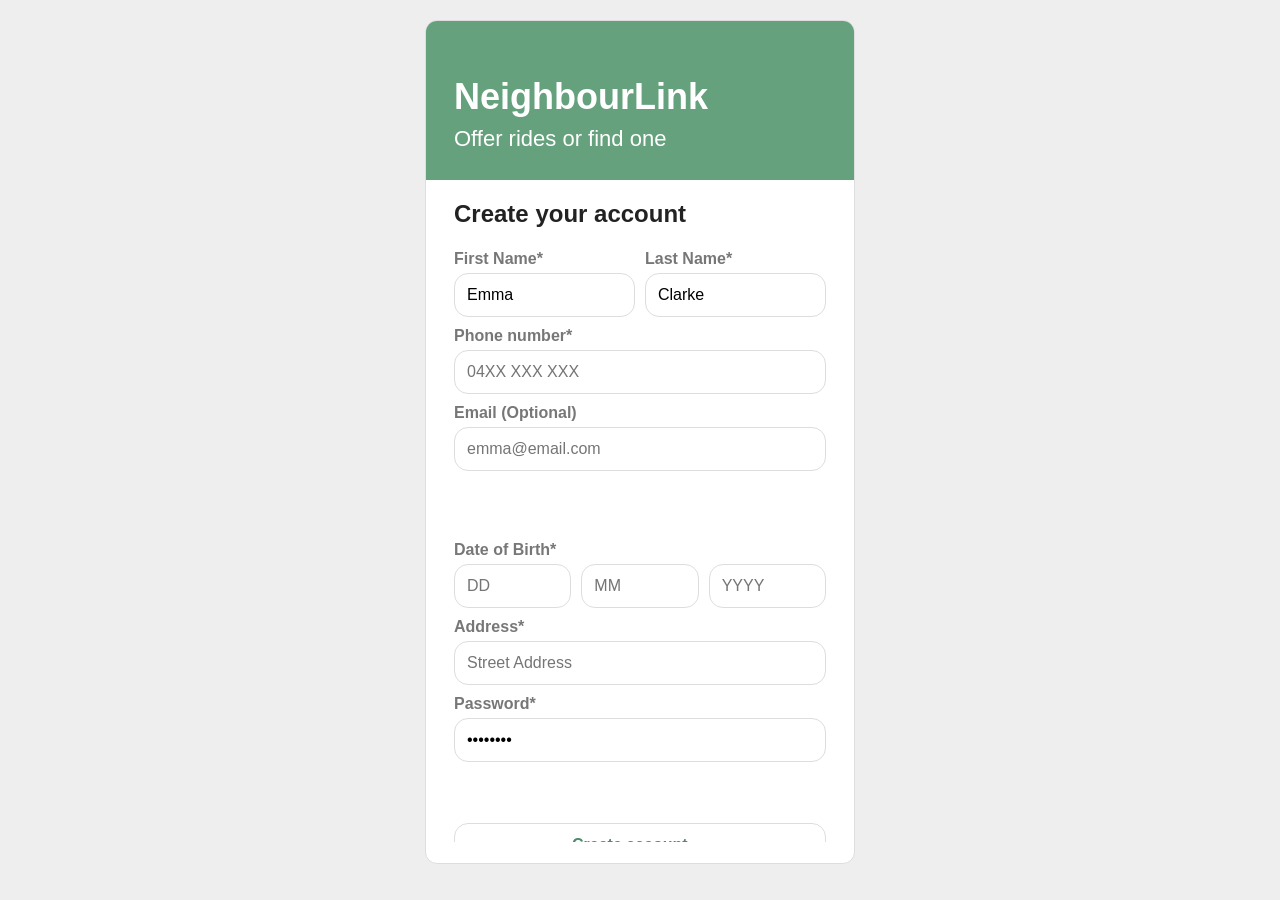
<file: index.html>
<!DOCTYPE html>
<html lang="en">
<head>
  <meta charset="UTF-8">
  <title>NeighbourLink - Create Account</title>
  <link rel="stylesheet" href="style.css">
</head>
<body>

<div class="phone">

  <div class="header">
    <div class="brand">NeighbourLink</div>
    <p>Offer rides or find one</p>
  </div>

  <div class="content">
    <h2>Create your account</h2>

    <div class="row">
      <div>
        <label>First Name*</label>
        <input value="Emma">
      </div>
      <div>
        <label>Last Name*</label>
        <input value="Clarke">
      </div>
    </div>

    <label>Phone number*</label>
    <input placeholder="04XX XXX XXX">

    <label>Email (Optional)</label>
    <input placeholder="emma@email.com">

    <div style="height: 60px;"></div>

    <label>Date of Birth*</label>
    <div class="row">
      <input placeholder="DD">
      <input placeholder="MM">
      <input placeholder="YYYY">
    </div>

    <label>Address*</label>
    <input placeholder="Street Address">

    <label>Password*</label>
    <input type="password" value="password">

    <div style="height: 45px;"></div>

    <a class="button" href="dashboard.html">Create account →</a>

    <p style="text-align:center;">
      Already have an account?
      <a href="dashboard.html" style="color:#65a17d; font-weight:bold;">Log in</a>
    </p>
  </div>

</div>

</body>
</html>
</file>
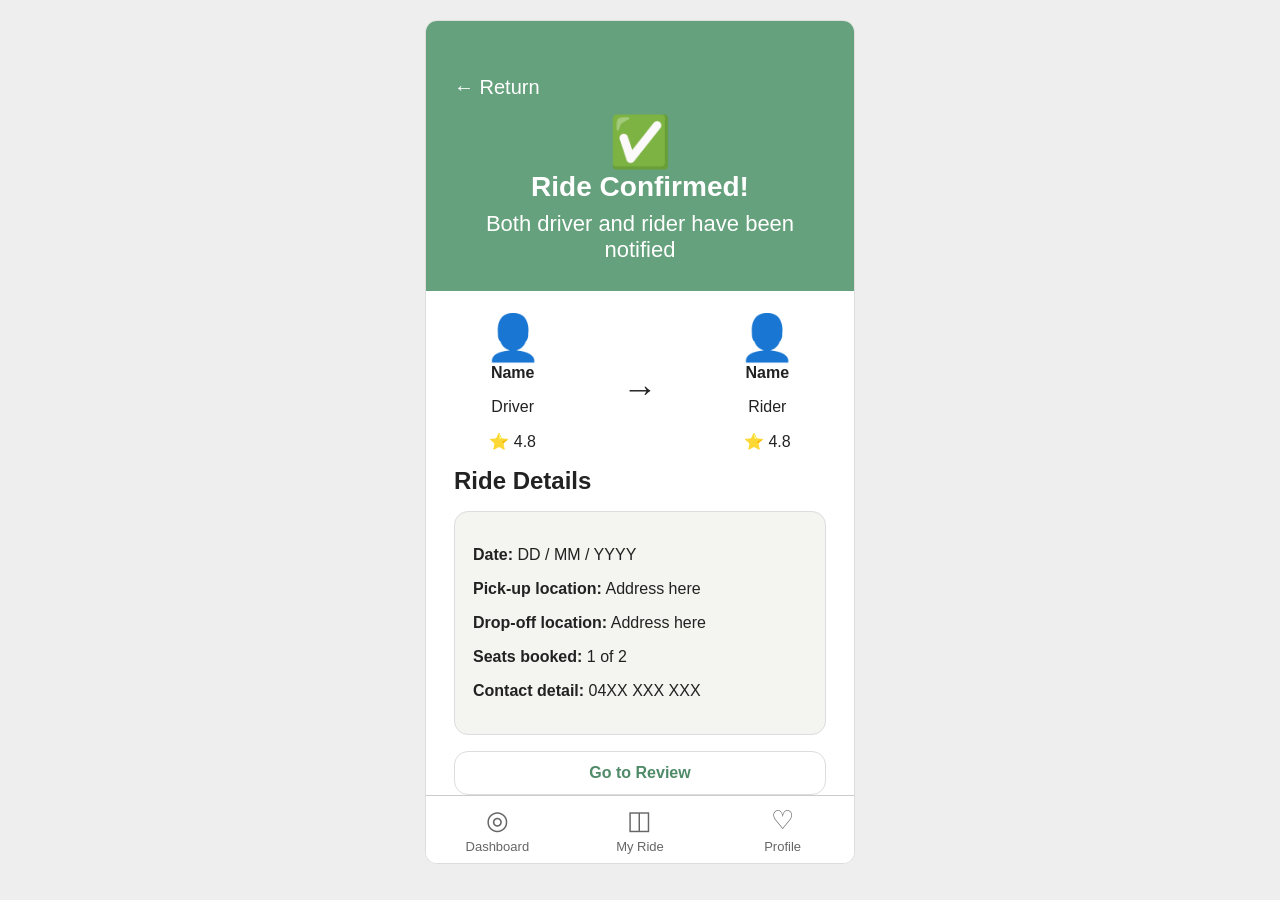
<file: confirmed.html>
<!DOCTYPE html>
<html lang="en">
<head>
  <meta charset="UTF-8">
  <title>Ride Confirmed</title>
  <link rel="stylesheet" href="style.css">
</head>
<body>

<div class="phone">

  <div class="header" style="text-align:center;">
    <a class="return" href="dashboard.html" style="display:block; text-align:left;">← Return</a>
    <div style="font-size:50px;">✅</div>
    <h1>Ride Confirmed!</h1>
    <p>Both driver and rider have been notified</p>
  </div>

  <div class="content">

    <div class="row" style="align-items:center; text-align:center;">
      <div style="flex:1;">
        <div style="font-size:45px;">👤</div>
        <strong>Name</strong>
        <p>Driver</p>
        <p>⭐ 4.8</p>
      </div>

      <div style="font-size:35px;">→</div>

      <div style="flex:1;">
        <div style="font-size:45px;">👤</div>
        <strong>Name</strong>
        <p>Rider</p>
        <p>⭐ 4.8</p>
      </div>
    </div>

    <h2>Ride Details</h2>

    <div class="card">
      <p><strong>Date:</strong> DD / MM / YYYY</p>
      <p><strong>Pick-up location:</strong> Address here</p>
      <p><strong>Drop-off location:</strong> Address here</p>
      <p><strong>Seats booked:</strong> 1 of 2</p>
      <p><strong>Contact detail:</strong> 04XX XXX XXX</p>
    </div>

    <a class="button" href="review.html">Go to Review</a>

  </div>

  <div class="bottom-nav">
  <a href="dashboard.html">
    <span class="nav-icon">◎</span>
    <span>Dashboard</span>
  </a>

  <a href="confirmed.html">
    <span class="nav-icon">◫</span>
    <span>My Ride</span>
  </a>

  <a href="profile.html">
    <span class="nav-icon">♡</span>
    <span>Profile</span>
  </a>
</div>

</body>
</html>
</file>
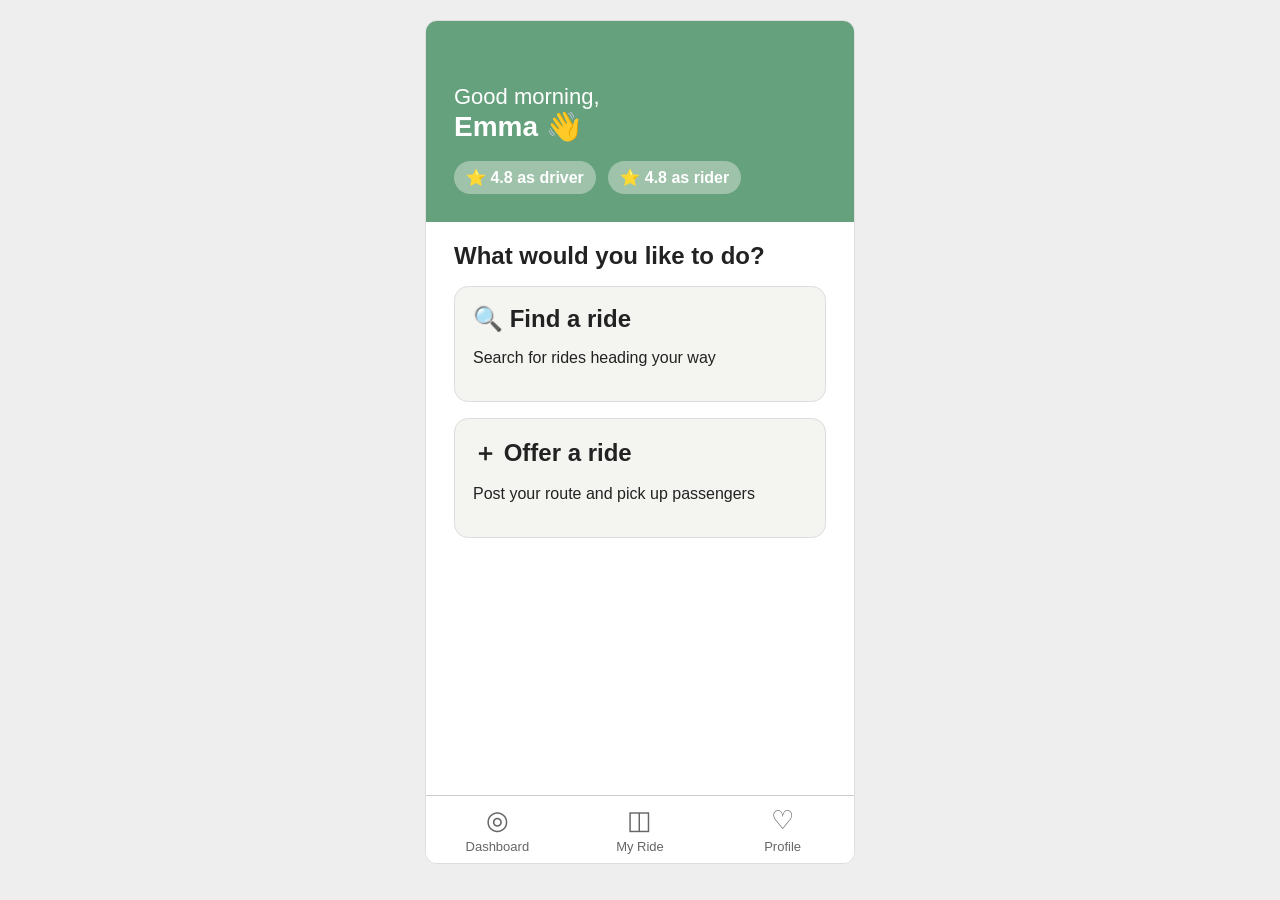
<file: dashboard.html>
<!DOCTYPE html>
<html lang="en">
<head>
  <meta charset="UTF-8">
  <title>NeighbourLink - Dashboard</title>
  <link rel="stylesheet" href="style.css">
</head>
<body>

<div class="phone">

  <div class="header">
    <p>Good morning,</p>
    <h1 style="color:white;">Emma 👋</h1>
    <br>
    <span class="rating">⭐ 4.8 as driver</span>
    <span class="rating">⭐ 4.8 as rider</span>
  </div>

  <div class="content">
    <h2>What would you like to do?</h2>

    <a class="card" href="find-ride.html" style="display:block; text-decoration:none; color:#222;">
      <h2>🔍 Find a ride</h2>
      <p>Search for rides heading your way</p>
    </a>

    <a class="card" href="offer-ride.html" style="display:block; text-decoration:none; color:#222;">
      <h2>＋ Offer a ride</h2>
      <p>Post your route and pick up passengers</p>
    </a>
  </div>

  <div class="bottom-nav">
    <a href="dashboard.html">
      <span class="nav-icon">◎</span>
      <span>Dashboard</span>
    </a>

    <a href="confirmed.html">
      <span class="nav-icon">◫</span>
      <span>My Ride</span>
    </a>

    <a href="profile.html">
      <span class="nav-icon">♡</span>
      <span>Profile</span>
    </a>
  </div>

</div>

</body>
</html>
</file>
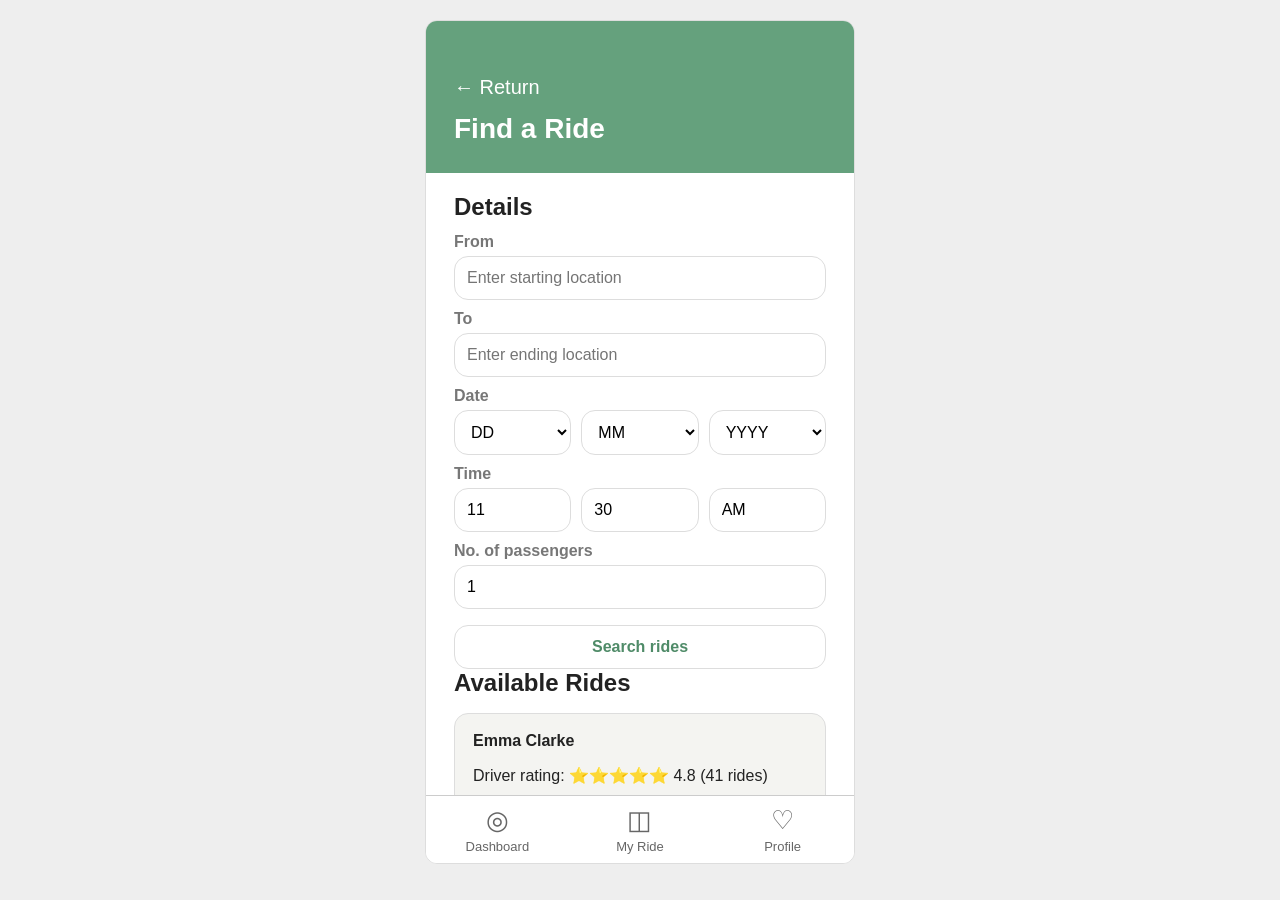
<file: find-ride.html>
<!DOCTYPE html>
<html lang="en">
<head>
  <meta charset="UTF-8">
  <title>Find a Ride</title>
  <link rel="stylesheet" href="style.css">
</head>
<body>

<div class="phone">

  <div class="header">
    <a class="return" href="dashboard.html">← Return</a>
    <h1>Find a Ride</h1>
  </div>

  <div class="content">
    <h2>Details</h2>

    <label>From</label>
    <input placeholder="Enter starting location">

    <label>To</label>
    <input placeholder="Enter ending location">

    <label>Date</label>
    <div class="row">
      <select><option>DD</option></select>
      <select><option>MM</option></select>
      <select><option>YYYY</option></select>
    </div>

    <label>Time</label>
    <div class="row">
      <input value="11">
      <input value="30">
      <input value="AM">
    </div>

    <label>No. of passengers</label>
    <input type="number" value="1">

    <a class="button" href="#rides">Search rides</a>

    <h2 id="rides">Available Rides</h2>

    <div class="card">
      <strong>Emma Clarke</strong>
      <p>Driver rating: ⭐⭐⭐⭐⭐ 4.8 (41 rides)</p>
      <p>Departs 7:30 am From → To</p>
      
      <a class="small-button" href="confirmed.html">Request seat</a>
    </div>

    <div class="card">
      <strong>James Reid</strong>
      <p>Driver rating: ⭐⭐⭐⭐☆ 4.3 (17 rides)</p>
      <p>Departs 8:30 am From → To</p>
    </div>
  </div>

  <div class="bottom-nav">
  <a href="dashboard.html">
    <span class="nav-icon">◎</span>
    <span>Dashboard</span>
  </a>

  <a href="confirmed.html">
    <span class="nav-icon">◫</span>
    <span>My Ride</span>
  </a>

  <a href="profile.html">
    <span class="nav-icon">♡</span>
    <span>Profile</span>
  </a>
</div>

</div>

</body>
</html>
</file>
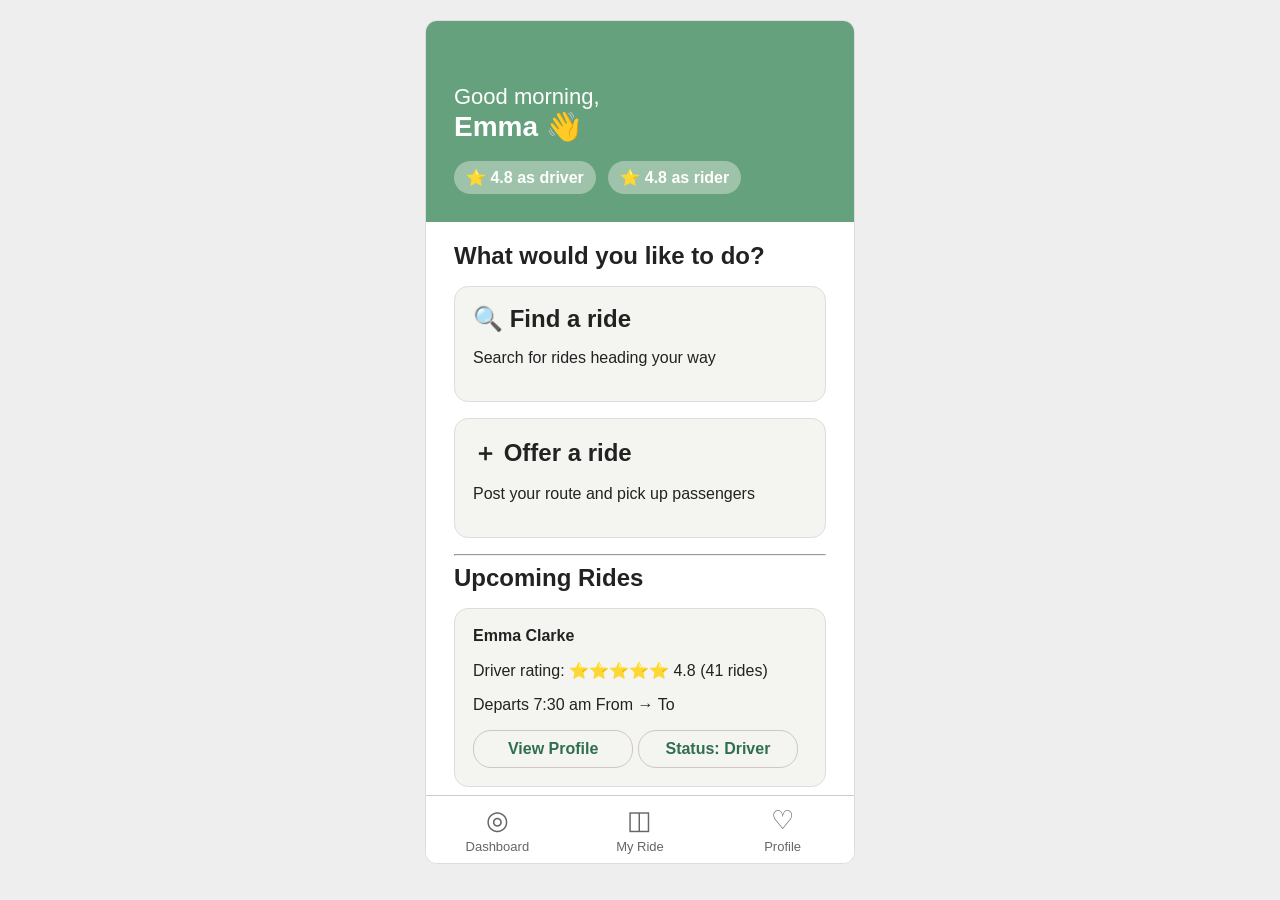
<file: login.html>
<!DOCTYPE html>
<html lang="en">
<head>
  <meta charset="UTF-8">
  <title>NeighbourLink - Dashboard</title>
  <link rel="stylesheet" href="style.css">
</head>
<body>

<div class="phone">

  <div class="header">
    <p>Good morning,</p>
    <h1 style="color:white;">Emma 👋</h1>
    <br>
    <span class="rating">⭐ 4.8 as driver</span>
    <span class="rating">⭐ 4.8 as rider</span>
  </div>

  <div class="content">
    <h2>What would you like to do?</h2>

    <a class="card" href="find-ride.html" style="display:block; text-decoration:none; color:#222;">
      <h2>🔍 Find a ride</h2>
      <p>Search for rides heading your way</p>
    </a>

    <a class="card" href="offer-ride.html" style="display:block; text-decoration:none; color:#222;">
      <h2>＋ Offer a ride</h2>
      <p>Post your route and pick up passengers</p>
    </a>

    <hr>

    <h2>Upcoming Rides</h2>

    <div class="card">
      <strong>Emma Clarke</strong>
      <p>Driver rating: ⭐⭐⭐⭐⭐ 4.8 (41 rides)</p>
      <p>Departs 7:30 am From → To</p>
      <a class="small-button" href="#">View Profile</a>
      <a class="small-button" href="#">Status: Driver</a>
    </div>

    <div class="card">
      <strong>David Bekam</strong>
      <p>Driver rating: ⭐⭐⭐⭐⭐ 4.8 (7 rides)</p>
      <p>Departs 12:30 pm From → To</p>
      <a class="small-button" href="#">View Profile</a>
      <a class="small-button" href="#">Status: Rider</a>
    </div>
  </div>

<div class="bottom-nav">
  <a href="dashboard.html">
    <span class="nav-icon">◎</span>
    <span>Dashboard</span>
  </a>

  <a href="confirmed.html">
    <span class="nav-icon">◫</span>
    <span>My Ride</span>
  </a>

  <a href="profile.html">
    <span class="nav-icon">♡</span>
    <span>Profile</span>
  </a>
</div>

</body>
</html>
</file>
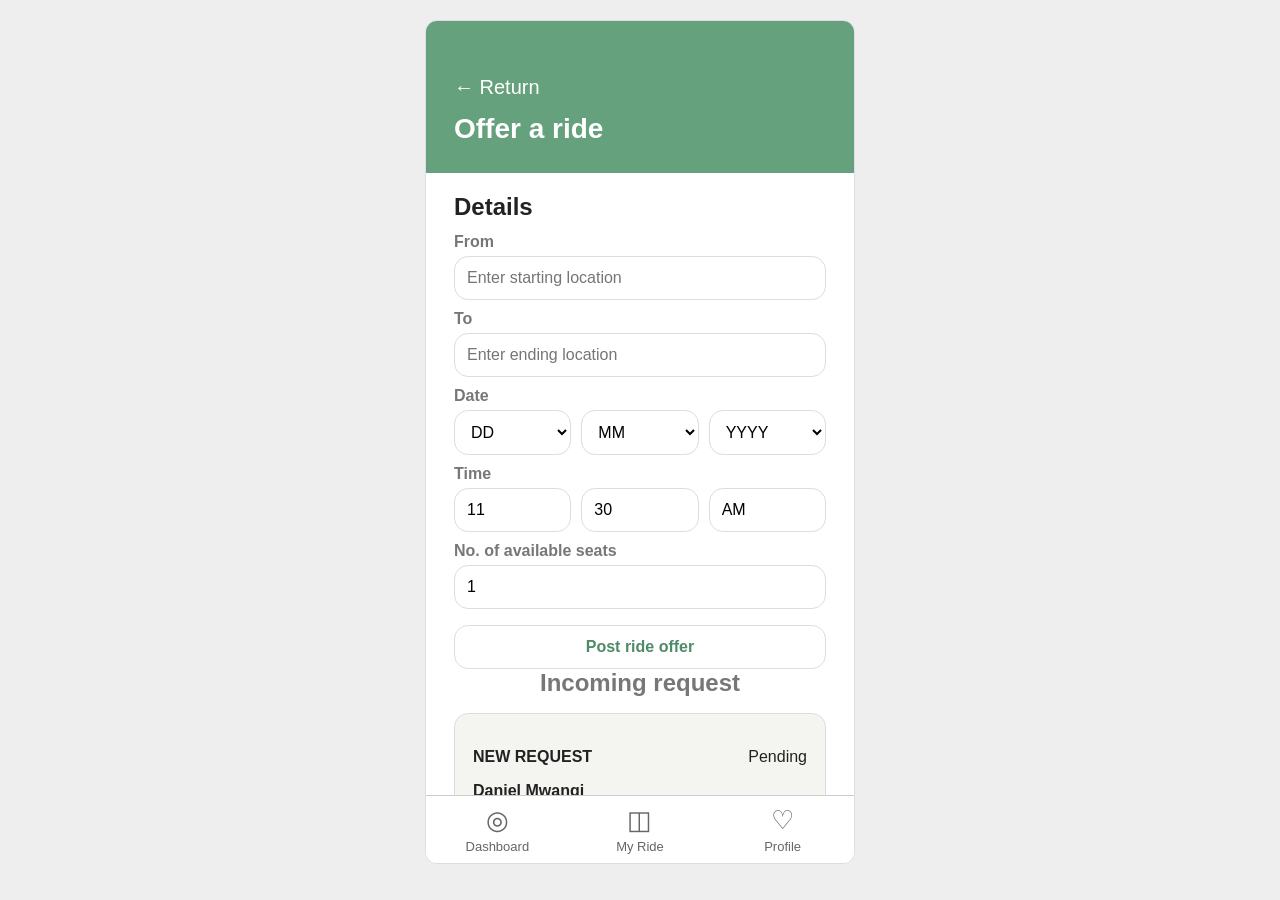
<file: offer-ride.html>
<!DOCTYPE html>
<html lang="en">
<head>
  <meta charset="UTF-8">
  <title>Offer a Ride</title>
  <link rel="stylesheet" href="style.css">
</head>
<body>

<div class="phone">

  <div class="header">
    <a class="return" href="dashboard.html">← Return</a>
    <h1>Offer a ride</h1>
  </div>

  <div class="content">
    <h2>Details</h2>

    <label>From</label>
    <input placeholder="Enter starting location">

    <label>To</label>
    <input placeholder="Enter ending location">

    <label>Date</label>
    <div class="row">
      <select><option>DD</option></select>
      <select><option>MM</option></select>
      <select><option>YYYY</option></select>
    </div>

    <label>Time</label>
    <div class="row">
      <input value="11">
      <input value="30">
      <input value="AM">
    </div>

    <label>No. of available seats</label>
    <input type="number" value="1">

    <a class="button" href="#request">Post ride offer</a>

    <h2 style="text-align:center; color:#777;">Incoming request</h2>

    <div class="card" id="request">
      <p><strong>NEW REQUEST</strong> <span style="float:right;">Pending</span></p>
      <strong>Daniel Mwangi</strong>
      <p>Wants to join - Tomorrow 7:30 am</p>
      <p>Rider rating: ⭐⭐⭐⭐⭐ 4.9 (23 rides)</p>

      <a class="small-button" href="dashboard.html">Decline</a>
      <a class="small-button" href="confirmed.html">Accept</a>
    </div>
  </div>

  <div class="bottom-nav">
  <a href="dashboard.html">
    <span class="nav-icon">◎</span>
    <span>Dashboard</span>
  </a>

  <a href="confirmed.html">
    <span class="nav-icon">◫</span>
    <span>My Ride</span>
  </a>

  <a href="profile.html">
    <span class="nav-icon">♡</span>
    <span>Profile</span>
  </a>
</div>

</body>
</html>
</file>
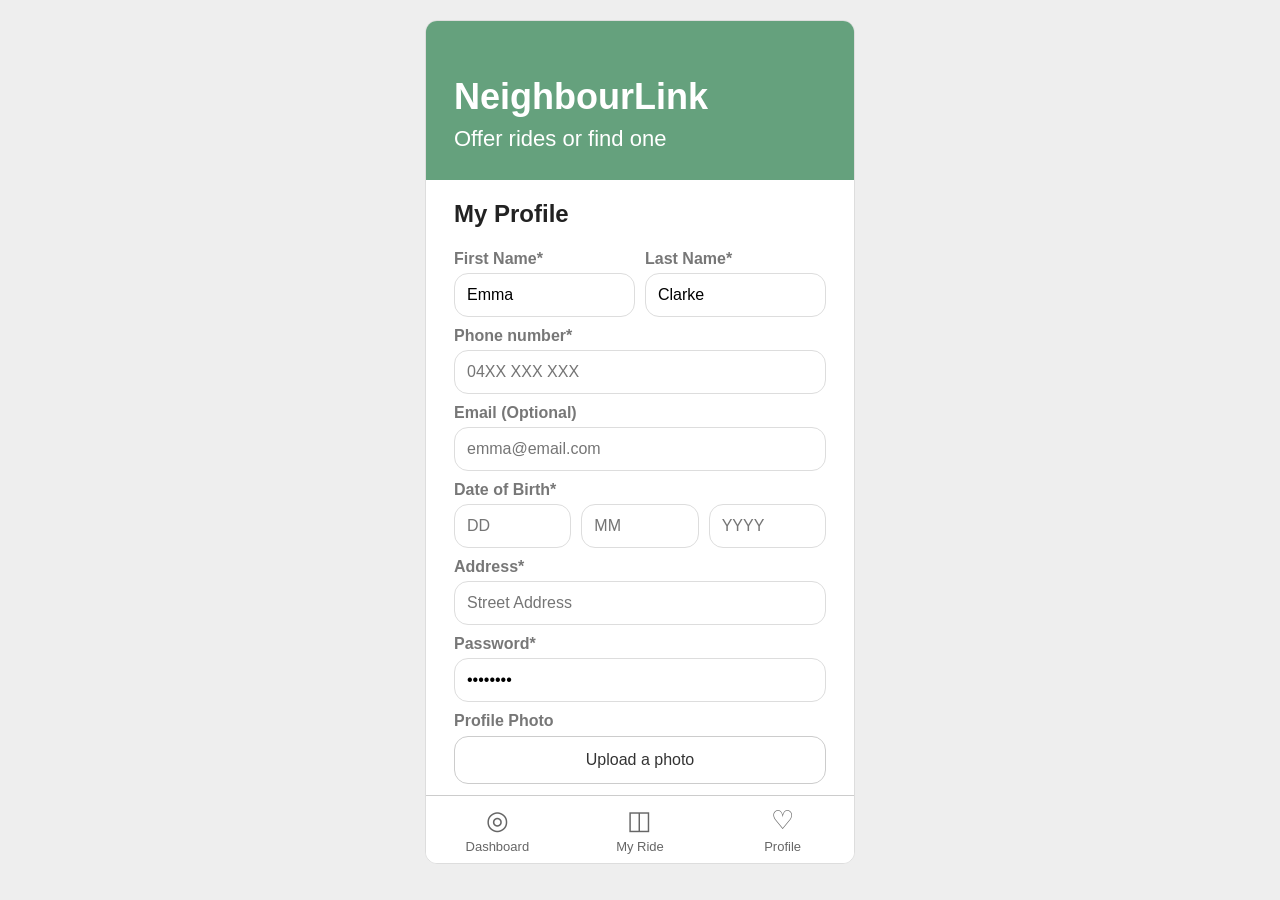
<file: profile.html>
<!DOCTYPE html>
<html lang="en">
<head>
  <meta charset="UTF-8">
  <title>NeighbourLink - My Profile</title>
  <link rel="stylesheet" href="style.css">
</head>
<body>

<div class="phone">

  <div class="header">
    <div class="brand">NeighbourLink</div>
    <p>Offer rides or find one</p>
  </div>

  <div class="content">
    <h2>My Profile</h2>

    <div class="row">
      <div>
        <label>First Name*</label>
        <input value="Emma">
      </div>
      <div>
        <label>Last Name*</label>
        <input value="Clarke">
      </div>
    </div>

    <label>Phone number*</label>
    <input placeholder="04XX XXX XXX">

    <label>Email (Optional)</label>
    <input placeholder="emma@email.com">

    <label>Date of Birth*</label>
    <div class="row">
      <input placeholder="DD">
      <input placeholder="MM">
      <input placeholder="YYYY">
    </div>

    <label>Address*</label>
    <input placeholder="Street Address">

    <label>Password*</label>
    <input type="password" value="password">

    <label>Profile Photo</label>
    <a class="upload-button" href="#">Upload a photo</a>

    <a class="button" href="dashboard.html">Edit Profile →</a>

    <p style="text-align:center;">
      Already have an account?
      <a href="dashboard.html" style="color:#65a17d; font-weight:bold;">Log in</a>
    </p>
  </div>

  <div class="bottom-nav">
    <a href="dashboard.html">
      <span class="nav-icon">◎</span>
      <span>Dashboard</span>
    </a>

    <a href="confirmed.html">
      <span class="nav-icon">◫</span>
      <span>My Ride</span>
    </a>

    <a href="profile.html">
      <span class="nav-icon">♡</span>
      <span>Profile</span>
    </a>
  </div>

</div>

</body>
</html>
</file>
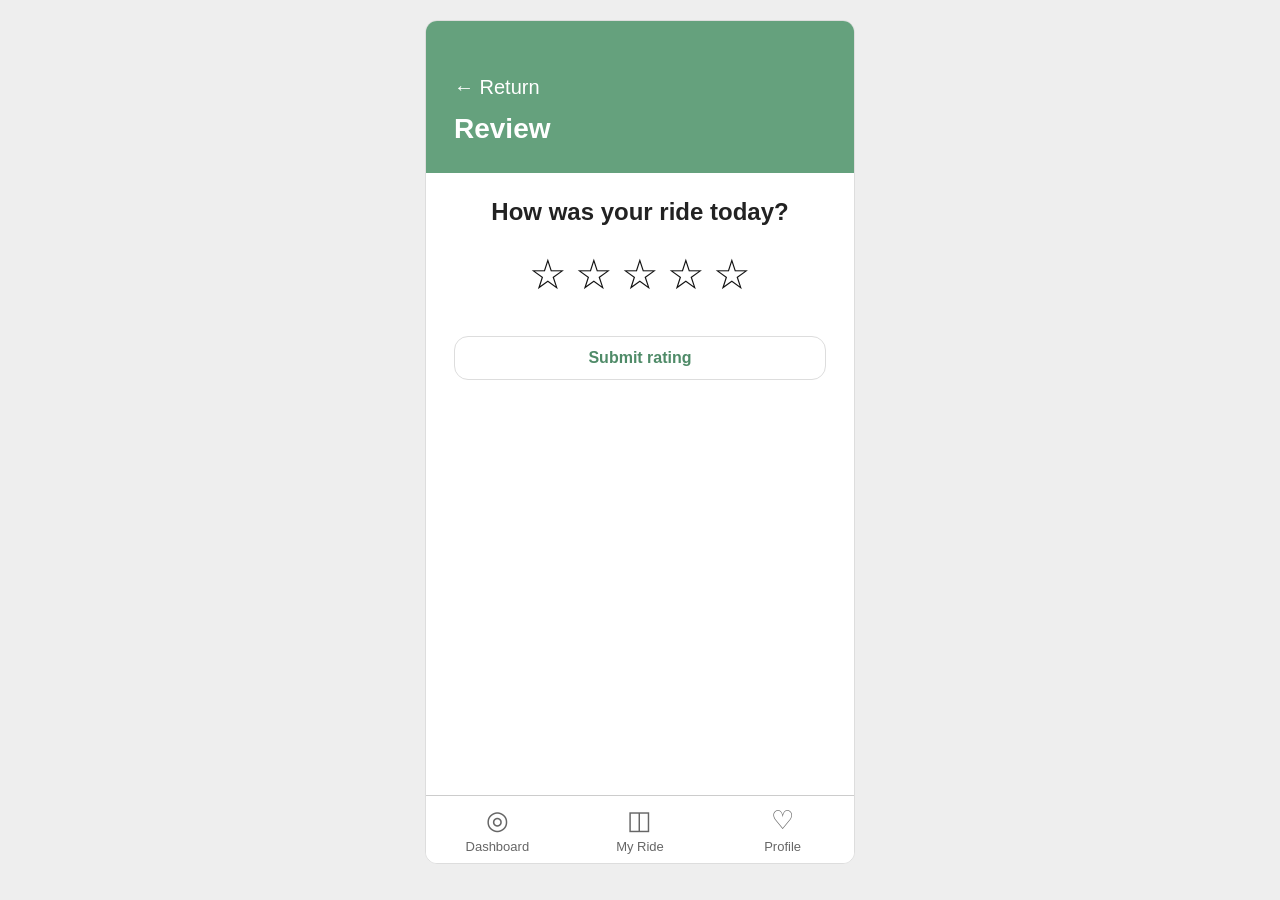
<file: review.html>
<!DOCTYPE html>
<html lang="en">
<head>
  <meta charset="UTF-8">
  <title>Review</title>
  <link rel="stylesheet" href="style.css">
</head>
<body>

<div class="phone">

  <div class="header">
    <a class="return" href="confirmed.html">← Return</a>
    <h1>Review</h1>
  </div>

  <div class="content review-content">
    <h2>How was your ride today?</h2>

    <div class="star-rating">
  <input type="radio" id="star5" name="rating" value="5">
  <label for="star5">☆</label>

  <input type="radio" id="star4" name="rating" value="4">
  <label for="star4">☆</label>

  <input type="radio" id="star3" name="rating" value="3">
  <label for="star3">☆</label>

  <input type="radio" id="star2" name="rating" value="2">
  <label for="star2">☆</label>

  <input type="radio" id="star1" name="rating" value="1">
  <label for="star1">☆</label>
  </div>

    <a class="button" href="dashboard.html">Submit rating</a>
  </div>

  <div class="bottom-nav">
  <a href="dashboard.html">
    <span class="nav-icon">◎</span>
    <span>Dashboard</span>
  </a>

  <a href="confirmed.html">
    <span class="nav-icon">◫</span>
    <span>My Ride</span>
  </a>

  <a href="profile.html">
    <span class="nav-icon">♡</span>
    <span>Profile</span>
  </a>
</div>

</body>
</html>
</file>
<file: style.css>
* {
  box-sizing: border-box;
  font-family: Arial, sans-serif;
}

body {
  margin: 0;
  background: #eee;
  color: #222;
}

/* PHONE FRAME */

.phone {
  width: 430px;
  height: 844px;
  margin: 20px auto;
  background: white;
  border: 1px solid #ddd;
  border-radius: 12px;
  position: relative;
  overflow: hidden;
}

/* HEADER */

.header {
  background: #65a17d;
  color: white;
  padding: 55px 28px 28px;
}

.header h1 {
  margin: 0;
  font-size: 28px;
  color: white;
}

.header .brand {
  font-size: 36px;
  color: white;
  font-weight: bold;
}

.header p {
  margin: 8px 0 0;
  font-size: 22px;
}

.return {
  color: white;
  text-decoration: none;
  font-size: 20px;
  display: inline-block;
  margin-bottom: 14px;
}

/* CONTENT */

.content {
  padding: 20px 28px 90px;
  height: calc(100% - 180px);
  overflow-y: auto;
}

h2 {
  margin: 0 0 12px;
}

/* FORM */

label {
  display: block;
  margin-top: 10px;
  color: #777;
  font-weight: bold;
}

input,
select,
textarea {
  width: 100%;
  padding: 12px;
  border: 1px solid #ddd;
  border-radius: 14px;
  font-size: 16px;
  margin-top: 5px;
  background: white;
}

.row {
  display: flex;
  gap: 10px;
}

.row > div {
  flex: 1;
}

/* CARDS */

.card {
  background: #f4f4f1;
  border: 1px solid #ddd;
  border-radius: 14px;
  padding: 18px;
  margin: 16px 0;
}

/* BUTTONS */

.button {
  display: block;
  text-align: center;
  padding: 12px;
  border: 1px solid #ddd;
  border-radius: 14px;
  color: #4f8b68;
  font-weight: bold;
  text-decoration: none;
  background: white;
  margin-top: 16px;
}

.button:hover {
  background: #f4f4f1;
}

.small-button {
  display: inline-block;
  width: 48%;
  padding: 9px;
  border: 1px solid #cfc6c6;
  border-radius: 18px;
  color: #2f6f4e;
  text-align: center;
  text-decoration: none;
  font-weight: bold;
}

.small-button:hover {
  background: #f4f4f1;
}

/* UPLOAD BUTTON */

.upload-button {
  display: block;
  width: 100%;
  padding: 14px;
  border: 1px solid #ccc;
  border-radius: 14px;
  text-decoration: none;
  color: #333;
  background: white;
  margin-top: 6px;
  margin-bottom: 18px;
  text-align: center;
}

.upload-button:hover {
  background: #f4f4f1;
}

/* BOTTOM NAV */

.bottom-nav {
  position: absolute;
  bottom: 0;
  left: 0;
  width: 100%;
  height: 68px;
  border-top: 1px solid #ccc;
  background: white;
  display: flex;
  justify-content: space-around;
  align-items: center;
  z-index: 10;
}

.bottom-nav a {
  width: 33.33%;
  text-decoration: none;
  color: #666;
  font-size: 13px;
  text-align: center;
}

.bottom-nav a:hover {
  color: #4f8b68;
}

.nav-icon {
  display: block;
  font-size: 26px;
  line-height: 28px;
  height: 30px;
  margin-bottom: 3px;
}

/* RATING PAGE */

.review-content {
  text-align: center;
  padding-top: 25px;
}

.star-rating {
  display: flex;
  flex-direction: row-reverse;
  justify-content: center;
  gap: 8px;
  margin: 28px 0 40px;
}

.star-rating input {
  display: none;
}

.star-rating label {
  display: inline-block;
  font-size: 42px;
  line-height: 1;
  color: #111;
  cursor: pointer;
  margin: 0;
  font-weight: normal;
}

.star-rating label:hover,
.star-rating label:hover ~ label,
.star-rating input:checked + label,
.star-rating input:checked + label ~ label {
  color: #f2c94c;
}

/* DRIVER / RIDER RATING TAGS */

.rating {
  background: #9fc3aa;
  padding: 7px 12px;
  border-radius: 20px;
  display: inline-block;
  margin-right: 8px;
  color: white;
  font-weight: bold;
}

/* RESPONSIVE */

@media (max-width: 500px) {

  .phone {
    width: 100%;
    height: 100vh;
    margin: 0;
    border-radius: 0;
  }

}
</file>
